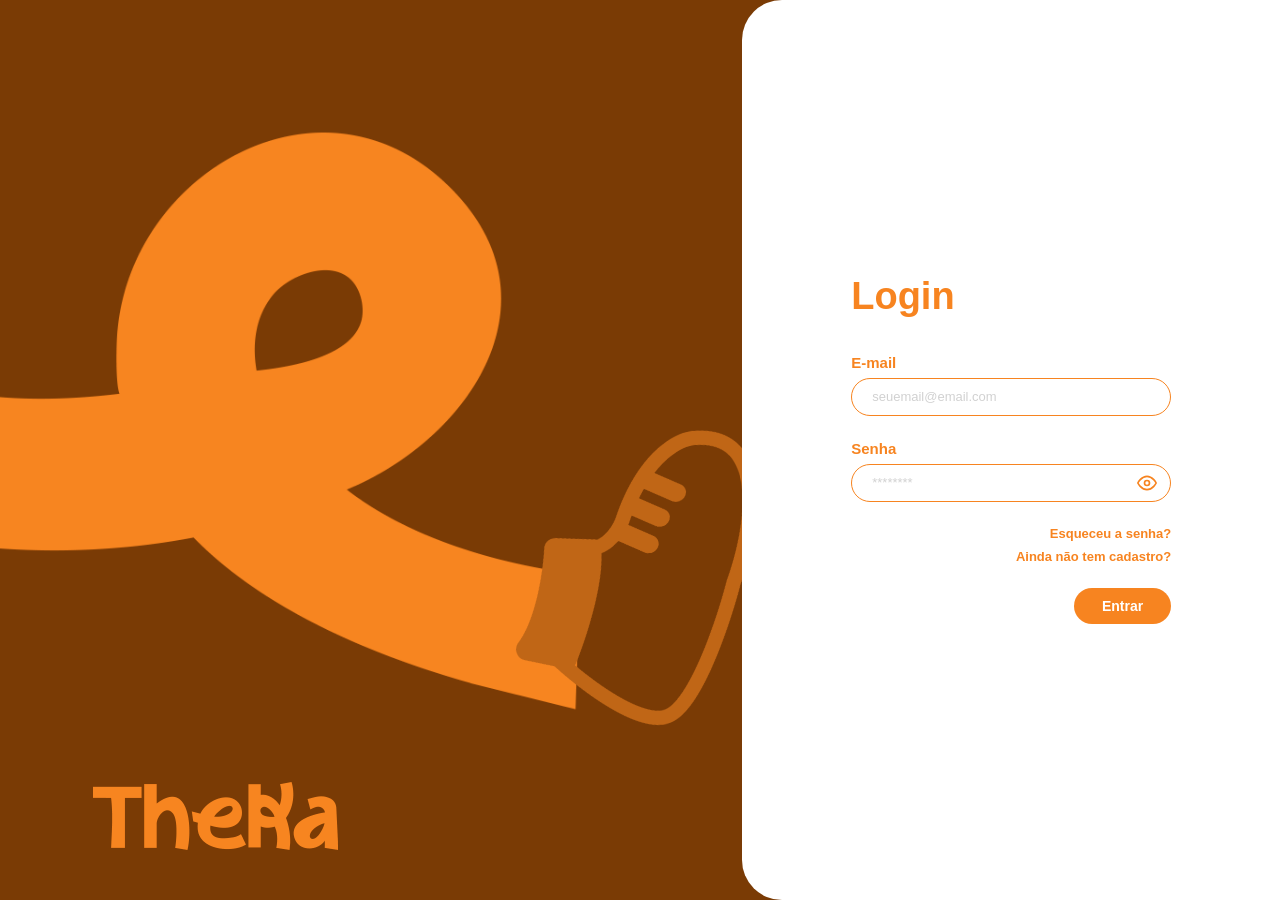
<file: index.html>
<!DOCTYPE html>
<html lang="pt-br">
<head>
    <meta charset="UTF-8">
    <meta name="viewport" content="width=device-width, initial-scale=1.0">
    <title>TheKa - Login</title>
    <link rel="stylesheet" href="./reset.css">
    <link rel="stylesheet" href="./style.css">
</head>
<body>
    <main class="pagina-login">

        <section class="painel-ilustracao">
            <img 
                src="./laçoLogo.png" 
                alt="Ilustração do Laço TheKa" 
                class="ilustracao-laco"
            >
            <img 
                src="./botalaço.png" 
                alt="Ilustração Bota TheKa" 
                class="ilustracao-bota"
            >
            <img 
                src="./logoP.png" 
                alt="Logo TheKa" 
                class="logo"
            >
        </section>

        <section class="painel-login">
            <div class="conteudo-login">

                <h1>Login</h1>

                <form action="./acervo.html">
                    <div class="campo">
                        <label for="email">E-mail</label>
                        <input
                            type="email"
                            id="email"
                            name="email"
                            placeholder="seuemail@email.com"
                            autocomplete="email"
                            required
                        >
                    </div>

                    <div class="campo campo-senha">
                        <label for="senha">Senha</label>
                        <div class="input-container">
                            <input
                                type="password"
                                id="senha"
                                name="senha"
                                placeholder="********"
                                autocomplete="current-password"
                                required
                            >
                            <button type="button" class="btn-olho" aria-label="Mostrar senha">
                                <svg width="20" height="20" viewBox="0 0 24 24" fill="none" stroke="#F78420" stroke-width="2" stroke-linecap="round" stroke-linejoin="round">
                                    <path d="M1 12s4-8 11-8 11 8 11 8-4 8-11 8-11-8-11-8z"></path>
                                    <circle cx="12" cy="12" r="3"></circle>
                                </svg>
                            </button>
                        </div>
                    </div>

                    <div class="acoes-links">
                        <a href="./recuperar-senha.html" class="link-laranja">Esqueceu a senha?</a>
                        <a href="./cadastro.html" class="link-laranja">Ainda não tem cadastro?</a>
                    </div>

                    <div class="container-botao">
                        <button type="submit" class="botao-login">Entrar</button>
                    </div>
                </form>

            </div>
        </section>

    </main>
</body>
</html>
</file>
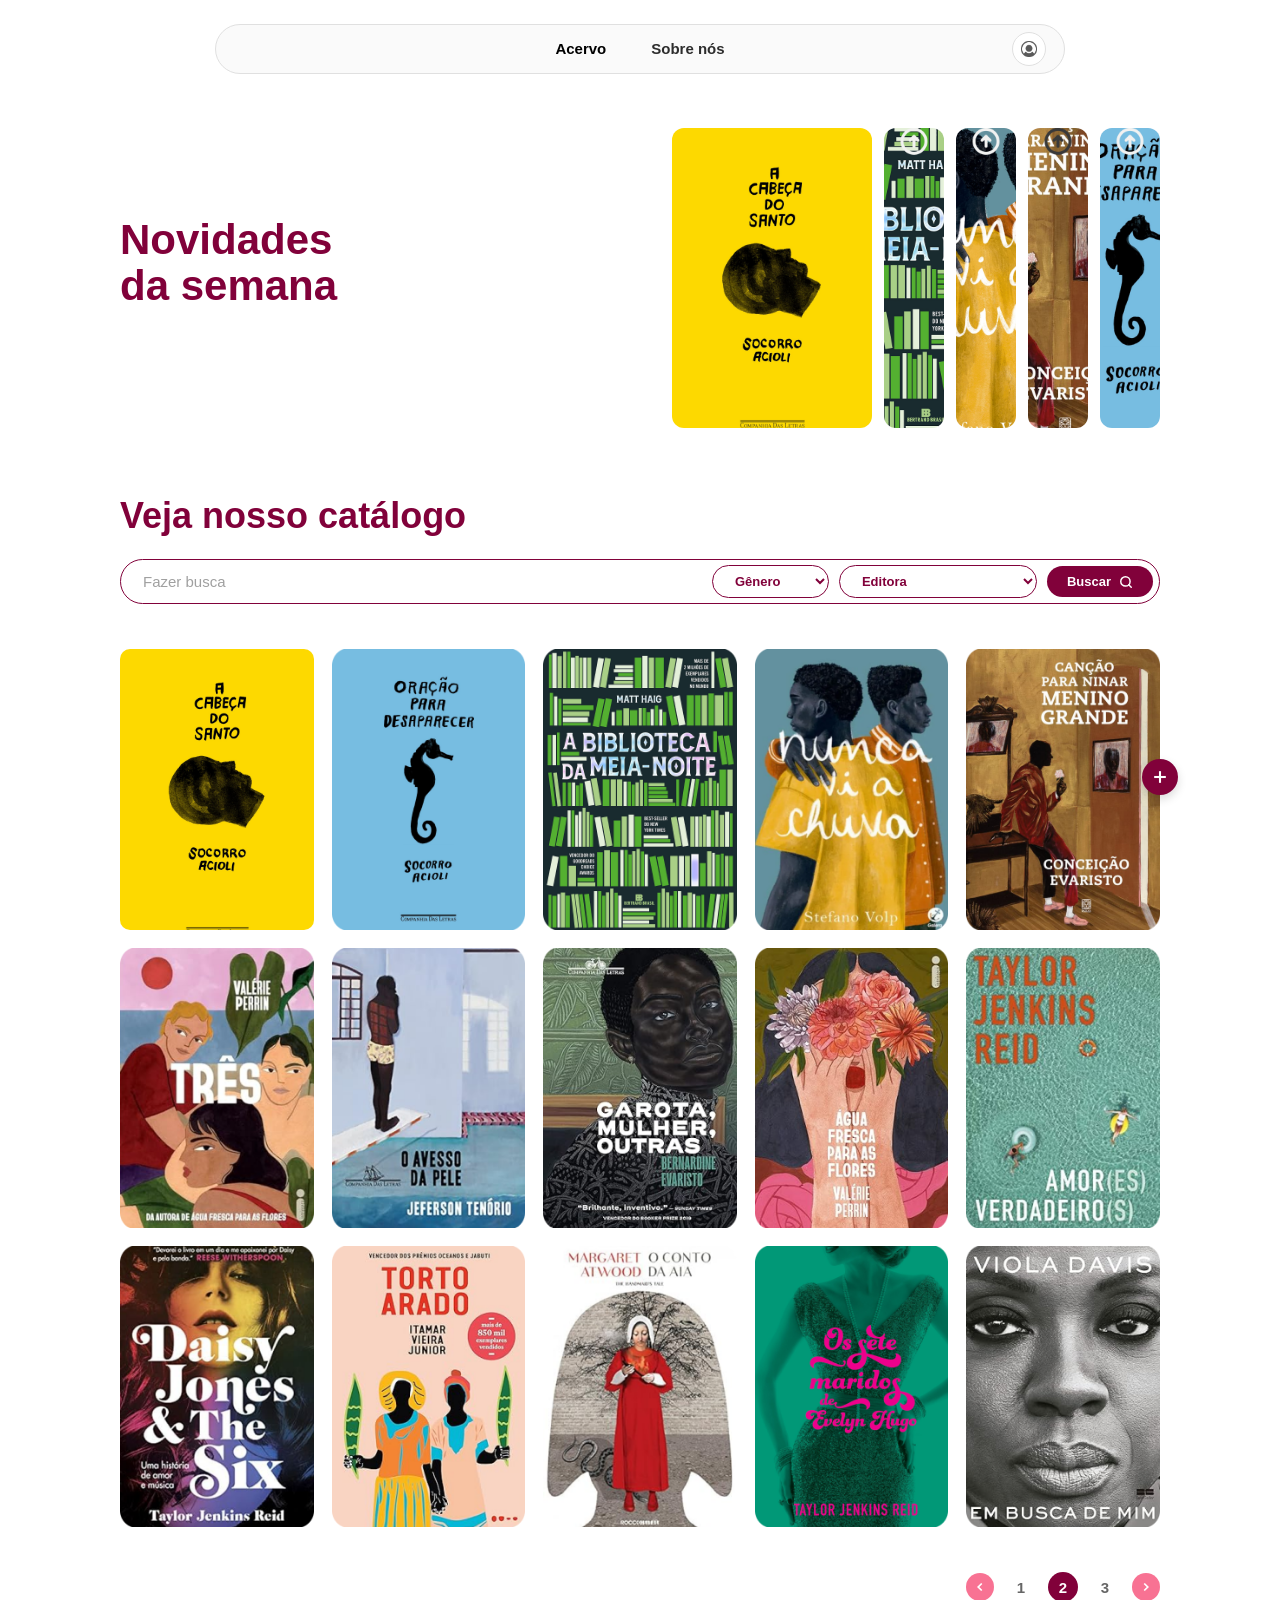
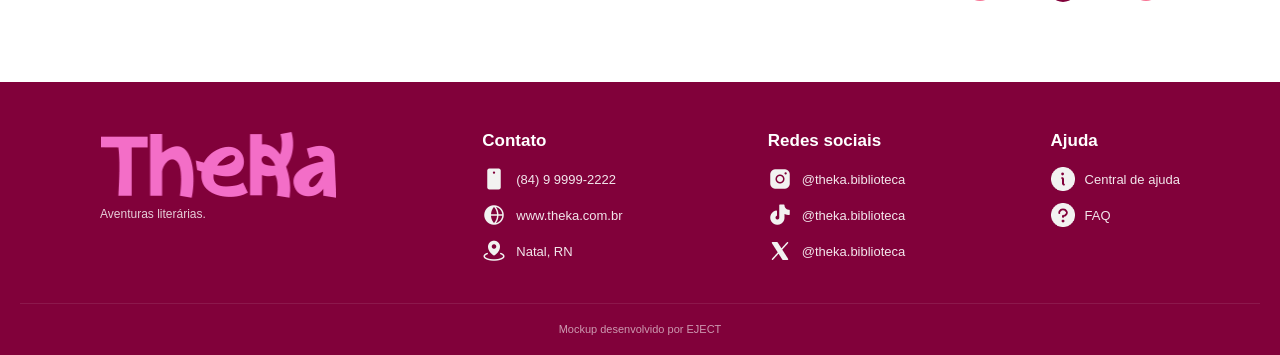
<file: acervo.html>
<!DOCTYPE html>
<html lang="pt-br">
<head>
    <meta charset="UTF-8">
    <meta name="viewport" content="width=device-width, initial-scale=1.0">
    <title>TheKa - Acervo</title>
    <link rel="stylesheet" href="./reset.css">
    <link rel="stylesheet" href="./acervo.css">
</head>
<body>

    <header class="header-container">
        <nav class="navbar">
            <div class="nav-brand">
            </div>

            <ul class="nav-links">
                <li><a href="./acervo.html" class="nav-item active">Acervo</a></li>
                <li><a href="#" class="nav-item">Sobre nós</a></li>
            </ul>

            <div class="nav-user">
                <button class="btn-usuario" aria-label="Perfil do usuário">
                    <img src="./usuario.png" alt="Usuário" class="icone-usuario">
                </button>
            </div>
        </nav>
    </header>

    <main class="conteudo-principal">

        <section class="novidades-secao">
            <div class="novidades-info">
                <h1>Novidades<br>da semana</h1>
                <div class="destaque-detalhe">
                </div>
            </div>

            <div class="novidades-carrossel">
                <div class="card-livro-destaque">
                    <img src="./livro1.png" alt="Livro 1" class="capa-imagem">
                </div>

                <div class="card-livro-mini">
                    <img src="./lombada1.png" alt="Lombada 1" class="capa-imagem">
                </div>

                <div class="card-livro-mini">
                    <img src="./lombada2.png" alt="Lombada 2" class="capa-imagem">
                </div>

                <div class="card-livro-mini">
                    <img src="./lombada3.png" alt="Lombada 3" class="capa-imagem">
                </div>

                <div class="card-livro-mini">
                    <img src="./lombada4.png" alt="Lombada 4" class="capa-imagem">
                </div>
            </div>
        </section>

        <section class="catalogo-secao">
            <h2 class="titulo-secao">Veja nosso catálogo</h2>

            <div class="container-busca">
                <input type="text" placeholder="Fazer busca" class="input-busca">

                <div class="filtros-grupo">
                    <select class="select-filtro">
                        <option value="" disabled selected>Gênero</option>
                        <option value="ficcao">Ficção</option>
                        <option value="romance">Romance</option>
                        <option value="fantasia">Fantasia</option>
                    </select>

                    <select class="select-filtro">
                        <option value="" disabled selected>Editora</option>
                        <option value="companhia">Companhia das Letras</option>
                        <option value="intrinseca">Intrínseca</option>
                    </select>

                    <button class="btn-buscar">
                        Buscar
                        <svg width="14" height="14" viewBox="0 0 24 24" fill="none" stroke="currentColor" stroke-width="2.5" stroke-linecap="round" stroke-linejoin="round">
                            <circle cx="11" cy="11" r="8"></circle>
                            <line x1="21" y1="21" x2="16.65" y2="16.65"></line>
                        </svg>
                    </button>
                </div>
            </div>

            <div class="grid-container-relativo">
                <div class="grid-catalogo">
                    <div class="card-catalogo"><img src="./livro1.png" alt="Livro 1" class="capa-imagem"></div>
                    <div class="card-catalogo"><img src="./livro2.png" alt="Livro 2" class="capa-imagem"></div>
                    <div class="card-catalogo"><img src="./livro3.png" alt="Livro 3" class="capa-imagem"></div>
                    <div class="card-catalogo"><img src="./livro4.png" alt="Livro 4" class="capa-imagem"></div>
                    <div class="card-catalogo"><img src="./livro5.png" alt="Livro 5" class="capa-imagem"></div>

                    <div class="card-catalogo"><img src="./livro6.png" alt="Livro 6" class="capa-imagem"></div>
                    <div class="card-catalogo"><img src="./livro7.png" alt="Livro 7" class="capa-imagem"></div>
                    <div class="card-catalogo"><img src="./livro8.png" alt="Livro 8" class="capa-imagem"></div>
                    <div class="card-catalogo"><img src="./livro9.png" alt="Livro 9" class="capa-imagem"></div>
                    <div class="card-catalogo"><img src="./livro10.png" alt="Livro 10" class="capa-imagem"></div>

                    <div class="card-catalogo"><img src="./livro11.png" alt="Livro 11" class="capa-imagem"></div>
                    <div class="card-catalogo"><img src="./livro12.png" alt="Livro 12" class="capa-imagem"></div>
                    <div class="card-catalogo"><img src="./livro13.png" alt="Livro 13" class="capa-imagem"></div>
                    <div class="card-catalogo"><img src="./livro14.png" alt="Livro 14" class="capa-imagem"></div>
                    <div class="card-catalogo"><img src="./livro15.png" alt="Livro 15" class="capa-imagem"></div>
                </div>

                <button class="btn-flutuante-adicionar" aria-label="Adicionar livro">
                    <svg width="20" height="20" viewBox="0 0 24 24" fill="none" stroke="currentColor" stroke-width="2.5"><line x1="12" y1="5" x2="12" y2="19"></line><line x1="5" y1="12" x2="19" y2="12"></line></svg>
                </button>
            </div>

            <div class="paginacao">
                <button class="page-arrow" aria-label="Página anterior">
                    <svg width="14" height="14" viewBox="0 0 24 24" fill="none" stroke="currentColor" stroke-width="3"><polyline points="15 18 9 12 15 6"></polyline></svg>
                </button>
                <span class="page-num">1</span>
                <span class="page-num active">2</span>
                <span class="page-num">3</span>
                <button class="page-arrow" aria-label="Próxima página">
                    <svg width="14" height="14" viewBox="0 0 24 24" fill="none" stroke="currentColor" stroke-width="3"><polyline points="9 18 15 12 9 6"></polyline></svg>
                </button>
            </div>
        </section>

    </main>

    <footer class="rodape">
        <div class="rodape-conteudo">
            
            <div class="coluna-rodape brand-coluna">
                <img src="./imagemPacervo.png" alt="TheKa Logo" class="logo-rodape">
                <p class="slogan-rodape">Aventuras literárias.</p>
            </div>

            <div class="coluna-rodape">
                <h3>Contato</h3>
                <ul>
                    <li>
                        <img src="./telefone.png" alt="Telefone" class="icone-rodape">
                        (84) 9 9999-2222
                    </li>
                    <li>
                        <img src="./site.png" alt="Site" class="icone-rodape">
                        www.theka.com.br
                    </li>
                    <li>
                        <img src="./local.png" alt="Localização" class="icone-rodape">
                        Natal, RN
                    </li>
                </ul>
            </div>

            <div class="coluna-rodape">
                <h3>Redes sociais</h3>
                <ul>
                    <li>
                        <img src="./instagram.png" alt="Instagram" class="icone-rodape">
                        <a href="#">@theka.biblioteca</a>
                    </li>
                    <li>
                        <img src="./tiktok.png" alt="TikTok" class="icone-rodape">
                        <a href="#">@theka.biblioteca</a>
                    </li>
                    <li>
                        <img src="./twiter.png" alt="X / Twitter" class="icone-rodape">
                        <a href="#">@theka.biblioteca</a>
                    </li>
                </ul>
            </div>

            <div class="coluna-rodape">
                <h3>Ajuda</h3>
                <ul>
                    <li>
                        <img src="./ajuda.png" alt="Central de ajuda" class="icone-rodape">
                        <a href="#">Central de ajuda</a>
                    </li>
                    <li>
                        <img src="./faq.png" alt="FAQ" class="icone-rodape">
                        <a href="#">FAQ</a>
                    </li>
                </ul>
            </div>

        </div>

        <div class="rodape-creditos">
            <p>Mockup desenvolvido por EJECT</p>
        </div>
    </footer>

</body>
</html>
</file>
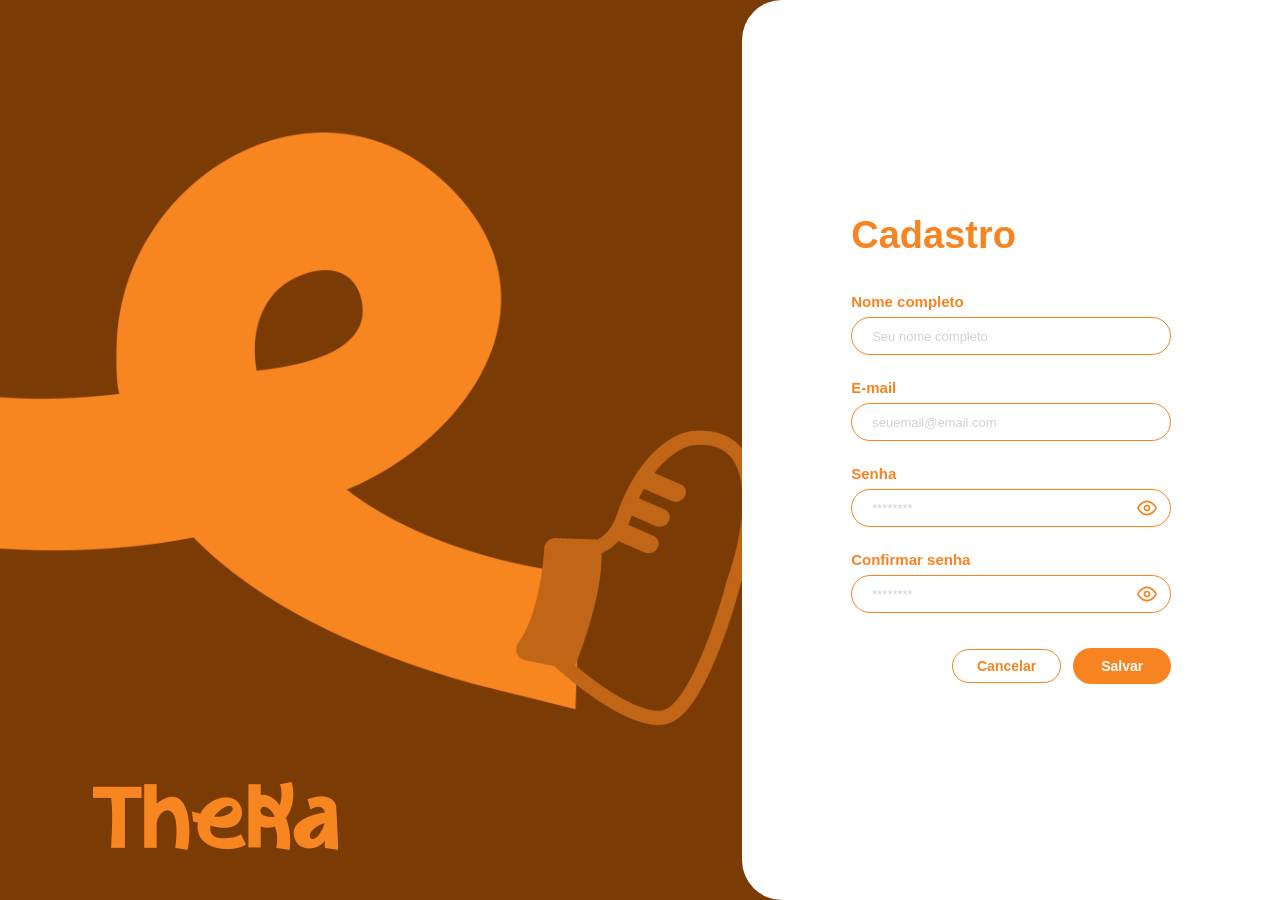
<file: cadastro.html>
<!DOCTYPE html>
<html lang="pt-br">
<head>
    <meta charset="UTF-8">
    <meta name="viewport" content="width=device-width, initial-scale=1.0">
    <title>TheKa - Cadastro</title>
    <link rel="stylesheet" href="./reset.css">
    <link rel="stylesheet" href="./style.css">
</head>
<body>
    <main class="pagina-login">

        <!-- PAINEL ESQUERDO (MARROM) -->
        <section class="painel-ilustracao">
            <img 
                src="./laçoLogo.png" 
                alt="Ilustração do Laço TheKa" 
                class="ilustracao-laco"
            >
            <img 
                src="./botalaço.png" 
                alt="Ilustração Bota TheKa" 
                class="ilustracao-bota"
            >
            <img 
                src="./logoP.png" 
                alt="Logo TheKa" 
                class="logo"
            >
        </section>

        <!-- PAINEL DIREITO (FORMULÁRIO BRANCO DE CADASTRO) -->
        <section class="painel-login">
            <div class="conteudo-login">

                <h1>Cadastro</h1>

                <form action="./index.html">
                    <div class="campo">
                        <label for="nome">Nome completo</label>
                        <input
                            type="text"
                            id="nome"
                            name="nome"
                            placeholder="Seu nome completo"
                            autocomplete="name"
                            required
                        >
                    </div>

                    <div class="campo">
                        <label for="email">E-mail</label>
                        <input
                            type="email"
                            id="email"
                            name="email"
                            placeholder="seuemail@email.com"
                            autocomplete="email"
                            required
                        >
                    </div>

                    <div class="campo campo-senha">
                        <label for="senha">Senha</label>
                        <div class="input-container">
                            <input
                                type="password"
                                id="senha"
                                name="senha"
                                placeholder="********"
                                autocomplete="new-password"
                                required
                            >
                            <button type="button" class="btn-olho" aria-label="Mostrar senha">
                                <svg width="20" height="20" viewBox="0 0 24 24" fill="none" stroke="#F78420" stroke-width="2" stroke-linecap="round" stroke-linejoin="round">
                                    <path d="M1 12s4-8 11-8 11 8 11 8-4 8-11 8-11-8-11-8z"></path>
                                    <circle cx="12" cy="12" r="3"></circle>
                                </svg>
                            </button>
                        </div>
                    </div>

                    <div class="campo campo-senha">
                        <label for="confirmar-senha">Confirmar senha</label>
                        <div class="input-container">
                            <input
                                type="password"
                                id="confirmar-senha"
                                name="confirmar-senha"
                                placeholder="********"
                                autocomplete="new-password"
                                required
                            >
                            <button type="button" class="btn-olho" aria-label="Mostrar senha">
                                <svg width="20" height="20" viewBox="0 0 24 24" fill="none" stroke="#F78420" stroke-width="2" stroke-linecap="round" stroke-linejoin="round">
                                    <path d="M1 12s4-8 11-8 11 8 11 8-4 8-11 8-11-8-11-8z"></path>
                                    <circle cx="12" cy="12" r="3"></circle>
                                </svg>
                            </button>
                        </div>
                    </div>

                    <div class="grupo-botoes">
                        <a href="./index.html" class="botao-voltar">Cancelar</a>
                        <button type="submit" class="botao-login">Salvar</button>
                    </div>
                </form>

            </div>
        </section>

    </main>
</body>
</html>
</file>
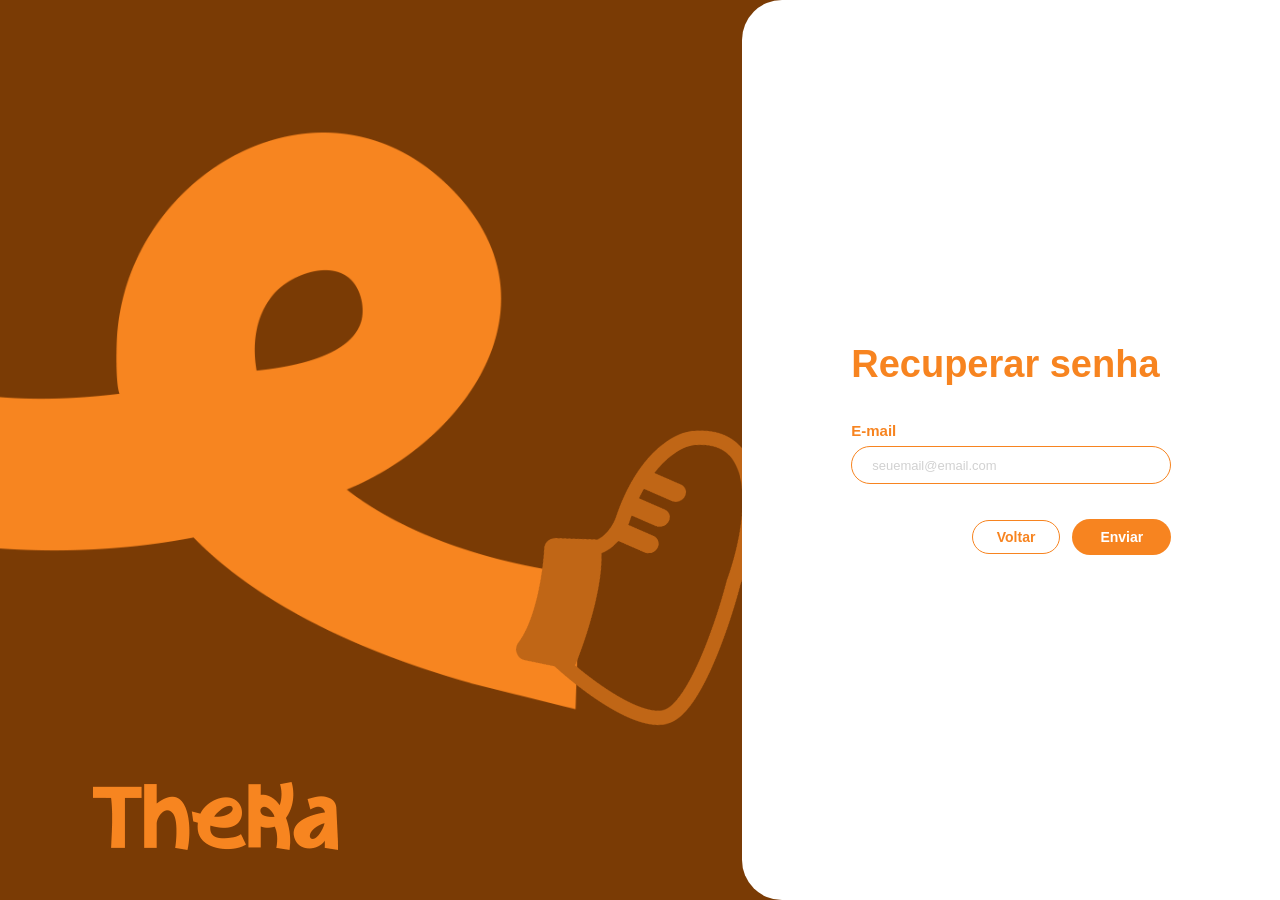
<file: recuperar-senha.html>
<!DOCTYPE html>
<html lang="pt-br">
<head>
    <meta charset="UTF-8">
    <meta name="viewport" content="width=device-width, initial-scale=1.0">
    <title>TheKa - Recuperar Senha</title>
    <link rel="stylesheet" href="./reset.css">
    <link rel="stylesheet" href="./style.css">
</head>
<body>
    <main class="pagina-login">

        <!-- PAINEL ESQUERDO (MARROM) -->
        <section class="painel-ilustracao">
            <img 
                src="./laçoLogo.png" 
                alt="Ilustração do Laço TheKa" 
                class="ilustracao-laco"
            >
            <img 
                src="./botalaço.png" 
                alt="Ilustração Bota TheKa" 
                class="ilustracao-bota"
            >
            <img 
                src="./logoP.png" 
                alt="Logo TheKa" 
                class="logo"
            >
        </section>

        <!-- PAINEL DIREITO (FORMULÁRIO BRANCO DE RECUPERAÇÃO) -->
        <section class="painel-login">
            <div class="conteudo-login">

                <h1>Recuperar senha</h1>

                <!-- FORMULÁRIO DIRECIONANDO PARA REDEFINIR-SENHA.HTML -->
                <form action="./redefinir-senha.html">
                    <div class="campo">
                        <label for="email">E-mail</label>
                        <input
                            type="email"
                            id="email"
                            name="email"
                            placeholder="seuemail@email.com"
                            autocomplete="email"
                            required
                        >
                    </div>

                    <div class="grupo-botoes">
                        <a href="./index.html" class="botao-voltar">Voltar</a>
                        <button type="submit" class="botao-login">Enviar</button>
                    </div>
                </form>

            </div>
        </section>

    </main>
</body>
</html>
</file>
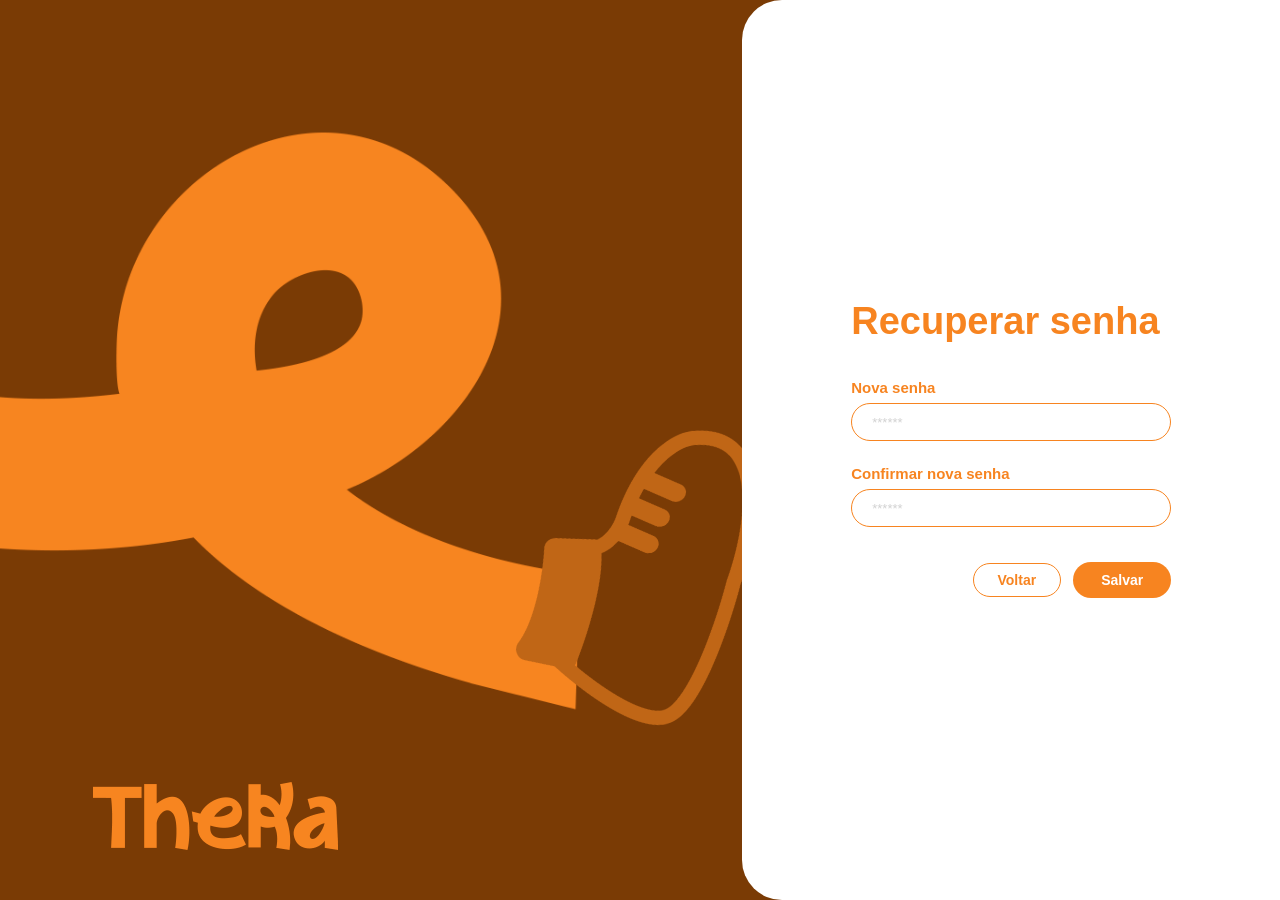
<file: redefinir-senha.html>
<!DOCTYPE html>
<html lang="pt-br">
<head>
    <meta charset="UTF-8">
    <meta name="viewport" content="width=device-width, initial-scale=1.0">
    <title>TheKa - Redefinir Senha</title>
    <link rel="stylesheet" href="./reset.css">
    <link rel="stylesheet" href="./style.css">
</head>
<body>
    <main class="pagina-login">

        <!-- PAINEL ESQUERDO (MARROM) -->
        <section class="painel-ilustracao">
            <img 
                src="./laçoLogo.png" 
                alt="Ilustração do Laço TheKa" 
                class="ilustracao-laco"
            >
            <img 
                src="./botalaço.png" 
                alt="Ilustração Bota TheKa" 
                class="ilustracao-bota"
            >
            <img 
                src="./logoP.png" 
                alt="Logo TheKa" 
                class="logo"
            >
        </section>

        <!-- PAINEL DIREITO (FORMULÁRIO BRANCO DE REDEFINIÇÃO) -->
        <section class="painel-login">
            <div class="conteudo-login">

                <h1>Recuperar senha</h1>

                <form action="./index.html">
                    <div class="campo">
                        <label for="nova-senha">Nova senha</label>
                        <input
                            type="password"
                            id="nova-senha"
                            name="nova-senha"
                            placeholder="******"
                            autocomplete="new-password"
                            required
                        >
                    </div>

                    <div class="campo">
                        <label for="confirmar-senha">Confirmar nova senha</label>
                        <input
                            type="password"
                            id="confirmar-senha"
                            name="confirmar-senha"
                            placeholder="******"
                            autocomplete="new-password"
                            required
                        >
                    </div>

                    <div class="grupo-botoes">
                        <a href="./recuperar-senha.html" class="botao-voltar">Voltar</a>
                        <button type="submit" class="botao-login">Salvar</button>
                    </div>
                </form>

            </div>
        </section>

    </main>
</body>
</html>
</file>
<file: style.css>
:root {
    --marrom: #7A3B05;
    --laranja: #F78420;
    --branco: #FFFFFF;
    --texto-label: #F78420;
    --placeholder: #D1D1D1;
}

* {
    box-sizing: border-box;
    margin: 0;
    padding: 0;
}

html,
body {
    width: 100%;
    height: 100%;
    font-family: Arial, Helvetica, sans-serif;
    background-color: var(--marrom);
}

.pagina-login {
    display: flex;
    width: 100vw;
    height: 100vh;
    overflow: hidden;
}

.painel-ilustracao {
    flex: 1;
    height: 100vh;
    background-color: var(--marrom);
    position: relative; 
    overflow: hidden;
}

.ilustracao-laco {
    position: absolute;
    left: 0;
    top: 50%;
    transform: translateY(-55%);
    width: 580px;
    max-width: 80%;
    height: auto;
    object-fit: contain;
    pointer-events: none;
    z-index: 1;
}

.ilustracao-bota {
    position: absolute;
    left: 500px;
    top: 50%;
    transform: translateY(-10%) rotate(-8deg);
    width: 270px;
    height: auto;
    object-fit: contain;
    pointer-events: none;
    z-index: 2;
}

.logo {
    position: absolute;
    width: 245px;
    height: 67.95px;
    bottom: 50px;
    left: 93px;
    object-fit: contain;
    z-index: 10;
}

.painel-login {
    width: 42%;
    min-width: 420px;
    height: 100vh;
    background-color: var(--branco);
    border-top-left-radius: 40px;
    border-bottom-left-radius: 40px;
    display: flex;
    justify-content: center;
    align-items: center;
    padding: 50px;
    z-index: 10;
}

.conteudo-login {
    width: 100%;
    max-width: 320px;
}

.conteudo-login h1 {
    color: var(--laranja);
    font-size: 38px;
    font-weight: 700;
    margin-bottom: 40px;
}

.campo {
    margin-bottom: 25px;
}

.campo label {
    display: block;
    margin-bottom: 8px;
    color: var(--texto-label);
    font-size: 15px;
    font-weight: 700;
}

.input-container {
    position: relative;
    display: flex;
    align-items: center;
}

.campo input {
    width: 100%;
    height: 38px;
    padding: 0 20px;
    border: 1.5px solid var(--laranja);
    border-radius: 50px;
    font-size: 13px;
    color: #444444;
    outline: none;
    background-color: var(--branco);
}

.campo input::placeholder {
    color: var(--placeholder);
}

.btn-olho {
    position: absolute;
    right: 14px;
    background: none;
    border: none;
    cursor: pointer;
    display: flex;
    align-items: center;
    justify-content: center;
}

.acoes-links {
    display: flex;
    flex-direction: column;
    align-items: flex-end;
    gap: 10px;
    margin-top: 25px;
    margin-bottom: 25px;
}

.link-laranja {
    color: var(--laranja);
    font-size: 13px;
    font-weight: 700;
    text-decoration: none;
}

.link-laranja:hover {
    text-decoration: underline;
}

.container-botao {
    display: flex;
    justify-content: flex-end;
}

.grupo-botoes {
    display: flex;
    justify-content: flex-end;
    align-items: center;
    gap: 12px;
    margin-top: 35px;
}

.botao-voltar {
    background-color: transparent;
    color: var(--laranja);
    border: 1.5px solid var(--laranja);
    border-radius: 50px;
    padding: 9px 24px;
    font-size: 14px;
    font-weight: 700;
    text-decoration: none;
    display: inline-flex;
    align-items: center;
    justify-content: center;
    cursor: pointer;
    transition: background-color 0.2s ease;
}

.botao-voltar:hover {
    background-color: rgba(247, 132, 32, 0.08);
}

.botao-login {
    background-color: var(--laranja);
    color: var(--branco);
    border: none;
    border-radius: 50px;
    padding: 10px 28px;
    font-size: 14px;
    font-weight: 700;
    cursor: pointer;
    transition: opacity 0.2s ease;
}

.botao-login:hover {
    opacity: 0.9;
}

@media (max-width: 768px) {
    .pagina-login {
        flex-direction: column;
        align-items: center;
        height: auto;
        min-height: 100vh;
        overflow-y: auto;
    }

    .painel-ilustracao {
        width: 100%;
        height: 250px;
        min-height: 250px;
    }

    .ilustracao-laco {
        width: 280px;
        left: 0;
        top: 20px;
        transform: none;
    }

    .ilustracao-bota {
        width: 140px;
        left: 200px;
        top: 60px;
        transform: none;
    }

    .logo {
        width: 160px;
        height: auto;
        left: 20px;
        bottom: 20px;
    }

    .painel-login {
        width: 100%;
        max-width: 393px;
        height: 660px;
        min-width: unset;
        border-radius: 30px 30px 0 0;
        padding: 40px 30px;
    }
}
</file>
<file: acervo.css>
:root {
    --vinho-principal: #81013A;
    --vinho-escuro: #5C001C;
    --rosa-suave: #F87293;
    --cinza-borda: #E0E0E0;
    --cinza-fundo: #F4F4F4;
    --texto-escuro: #2D2D2D;
    --texto-secundario: #666666;
    --branco: #FFFFFF;
}

* {
    box-sizing: border-box;
    margin: 0;
    padding: 0;
}

body {
    font-family: Arial, Helvetica, sans-serif;
    background-color: var(--branco);
    color: var(--texto-escuro);
}

.header-container {
    width: 100%;
    display: flex;
    justify-content: center;
    padding: 24px 0;
    background-color: var(--branco);
}

.navbar {
    width: 88%;
    max-width: 850px;
    height: 50px;
    background-color: #FAFAFA;
    border: 1px solid var(--cinza-borda);
    border-radius: 50px;
    display: flex;
    align-items: center;
    justify-content: space-between;
    padding: 0 18px;
}

.nav-brand {
    display: flex;
    align-items: center;
    min-width: 34px;
}

.nav-links {
    display: flex;
    list-style: none;
    gap: 45px;
}

.nav-item {
    text-decoration: none;
    color: var(--texto-escuro);
    font-size: 15px;
    font-weight: 600;
    transition: color 0.2s ease;
}

.nav-item.active {
    font-weight: 800;
    color: #000000;
}

.nav-item:hover {
    color: var(--vinho-principal);
}

.btn-usuario {
    width: 34px;
    height: 34px;
    border-radius: 50%;
    border: 1px solid var(--cinza-borda);
    background-color: var(--branco);
    display: flex;
    align-items: center;
    justify-content: center;
    cursor: pointer;
    overflow: hidden;
    padding: 0;
    transition: background-color 0.2s ease;
}

.btn-usuario:hover {
    background-color: var(--cinza-fundo);
}

.icone-usuario {
    width: 20px;
    height: 20px;
    object-fit: contain;
    display: block;
}

.conteudo-principal {
    max-width: 1080px;
    margin: 0 auto;
    padding: 30px 20px 80px 20px;
}

.novidades-secao {
    display: flex;
    align-items: center;
    justify-content: space-between;
    gap: 40px;
    margin-bottom: 70px;
}

.novidades-info h1 {
    font-size: 42px;
    color: var(--vinho-principal);
    font-weight: 800;
    line-height: 1.1;
    margin-bottom: 30px;
}

.destaque-detalhe h2 {
    font-size: 18px;
    font-weight: 700;
    color: var(--texto-escuro);
}

.destaque-detalhe p {
    font-size: 14px;
    color: var(--texto-secundario);
    margin-top: 4px;
}

.novidades-carrossel {
    display: flex;
    align-items: flex-end;
    gap: 12px;
}

.card-livro-destaque {
    width: 200px;
    height: 300px;
    border-radius: 12px;
    overflow: hidden;
    position: relative;
}

.card-livro-mini {
    width: 60px;
    height: 300px;
    border-radius: 12px;
    overflow: hidden;
    position: relative;
}

.btn-card-arrow {
    position: absolute;
    top: 10px;
    right: 10px;
    width: 28px;
    height: 28px;
    border-radius: 50%;
    background-color: rgba(255, 255, 255, 0.25);
    border: none;
    color: var(--branco);
    display: flex;
    align-items: center;
    justify-content: center;
    cursor: pointer;
    z-index: 2;
}

.btn-card-arrow-sm {
    position: absolute;
    top: 8px;
    right: 8px;
    width: 22px;
    height: 22px;
    border-radius: 50%;
    background-color: rgba(255, 255, 255, 0.25);
    border: none;
    color: var(--branco);
    display: flex;
    align-items: center;
    justify-content: center;
    cursor: pointer;
    z-index: 2;
}

.catalogo-secao {
    width: 100%;
}

.titulo-secao {
    font-size: 36px;
    color: var(--vinho-principal);
    font-weight: 800;
    margin-bottom: 25px;
}

.container-busca {
    width: 100%;
    display: flex;
    align-items: center;
    justify-content: space-between;
    border: 1.5px solid var(--vinho-principal);
    border-radius: 50px;
    padding: 5px 6px 5px 22px;
    margin-bottom: 45px;
    background-color: var(--branco);
}

.input-busca {
    flex: 1;
    border: none;
    outline: none;
    font-size: 15px;
    color: var(--texto-escuro);
    background: transparent;
}

.input-busca::placeholder {
    color: #A0A0A0;
}

.filtros-grupo {
    display: flex;
    align-items: center;
    gap: 10px;
}

.select-filtro {
    border: 1.5px solid var(--vinho-principal);
    border-radius: 50px;
    padding: 7px 18px;
    font-size: 13px;
    color: var(--vinho-principal);
    background-color: var(--branco);
    outline: none;
    cursor: pointer;
    font-weight: 600;
}

.btn-buscar {
    background-color: var(--vinho-principal);
    color: var(--branco);
    border: none;
    border-radius: 50px;
    padding: 8px 20px;
    font-size: 13px;
    font-weight: 700;
    display: flex;
    align-items: center;
    gap: 8px;
    cursor: pointer;
    transition: opacity 0.2s ease;
}

.btn-buscar:hover {
    opacity: 0.9;
}

.grid-container-relativo {
    position: relative;
    width: 100%;
}

.grid-catalogo {
    display: grid;
    grid-template-columns: repeat(5, 1fr);
    gap: 18px;
    margin-bottom: 45px;
}

.card-catalogo {
    width: 100%;
    aspect-ratio: 2 / 2.9;
    border-radius: 10px;
    overflow: hidden;
    cursor: pointer;
    transition: transform 0.2s ease;
}

.card-catalogo:hover {
    transform: translateY(-4px);
}

.btn-flutuante-adicionar {
    position: absolute;
    right: -18px;
    top: 110px;
    width: 36px;
    height: 36px;
    border-radius: 50%;
    background-color: var(--vinho-principal);
    color: var(--branco);
    border: none;
    display: flex;
    align-items: center;
    justify-content: center;
    cursor: pointer;
    box-shadow: 0 4px 10px rgba(0, 0, 0, 0.15);
}

.capa-placeholder {
    width: 100%;
    height: 100%;
    position: relative;
    background-color: #000000;
}

.capa-imagem {
    width: 100%;
    height: 100%;
    object-fit: cover;
    display: block;
}

.paginacao {
    display: flex;
    align-items: center;
    justify-content: flex-end;
    gap: 12px;
}

.page-num {
    font-size: 15px;
    font-weight: 600;
    color: var(--texto-secundario);
    width: 30px;
    height: 30px;
    border-radius: 50%;
    display: flex;
    align-items: center;
    justify-content: center;
    cursor: pointer;
}

.page-num.active {
    background-color: var(--vinho-principal);
    color: var(--branco);
}

.page-arrow {
    background-color: var(--rosa-suave);
    color: var(--branco);
    border: none;
    width: 28px;
    height: 28px;
    border-radius: 50%;
    display: flex;
    align-items: center;
    justify-content: center;
    cursor: pointer;
}

.rodape {
    background-color: var(--vinho-principal);
    color: var(--branco);
    padding: 50px 20px 20px 20px;
}

.rodape-conteudo {
    max-width: 1080px;
    margin: 0 auto;
    display: flex;
    justify-content: space-between;
    gap: 40px;
    padding-bottom: 40px;
}

.coluna-rodape h3 {
    font-size: 17px;
    font-weight: 700;
    margin-bottom: 18px;
}

.coluna-rodape ul {
    list-style: none;
    display: flex;
    flex-direction: column;
    gap: 12px;
}

.coluna-rodape li, .coluna-rodape a {
    font-size: 13px;
    color: rgba(255, 255, 255, 0.9);
    text-decoration: none;
    display: flex;
    align-items: center;
    gap: 10px;
}

.coluna-rodape a:hover {
    text-decoration: underline;
}

.brand-coluna {
    display: flex;
    flex-direction: column;
    gap: 10px;
}

.logo-rodape {
    width: 237px;
    height: 65.73px;
    object-fit: contain;
}

.slogan-rodape {
    font-size: 12px;
    opacity: 0.8;
}

.icone-rodape {
    width: 24px;
    height: 24px;
    object-fit: contain;
    display: block;
}

.rodape-creditos {
    text-align: center;
    border-top: 1px solid rgba(255, 255, 255, 0.15);
    padding-top: 20px;
    font-size: 11px;
    opacity: 0.6;
}

@media (max-width: 900px) {
    .novidades-secao {
        flex-direction: column;
        align-items: flex-start;
    }

    .container-busca {
        flex-direction: column;
        border-radius: 20px;
        gap: 15px;
        padding: 15px;
    }

    .filtros-grupo {
        width: 100%;
        justify-content: space-between;
    }

    .grid-catalogo {
        grid-template-columns: repeat(3, 1fr);
    }

    .rodape-conteudo {
        flex-direction: column;
        gap: 30px;
    }
}

@media (max-width: 600px) {
    .grid-catalogo {
        grid-template-columns: repeat(2, 1fr);
    }
}
</file>
